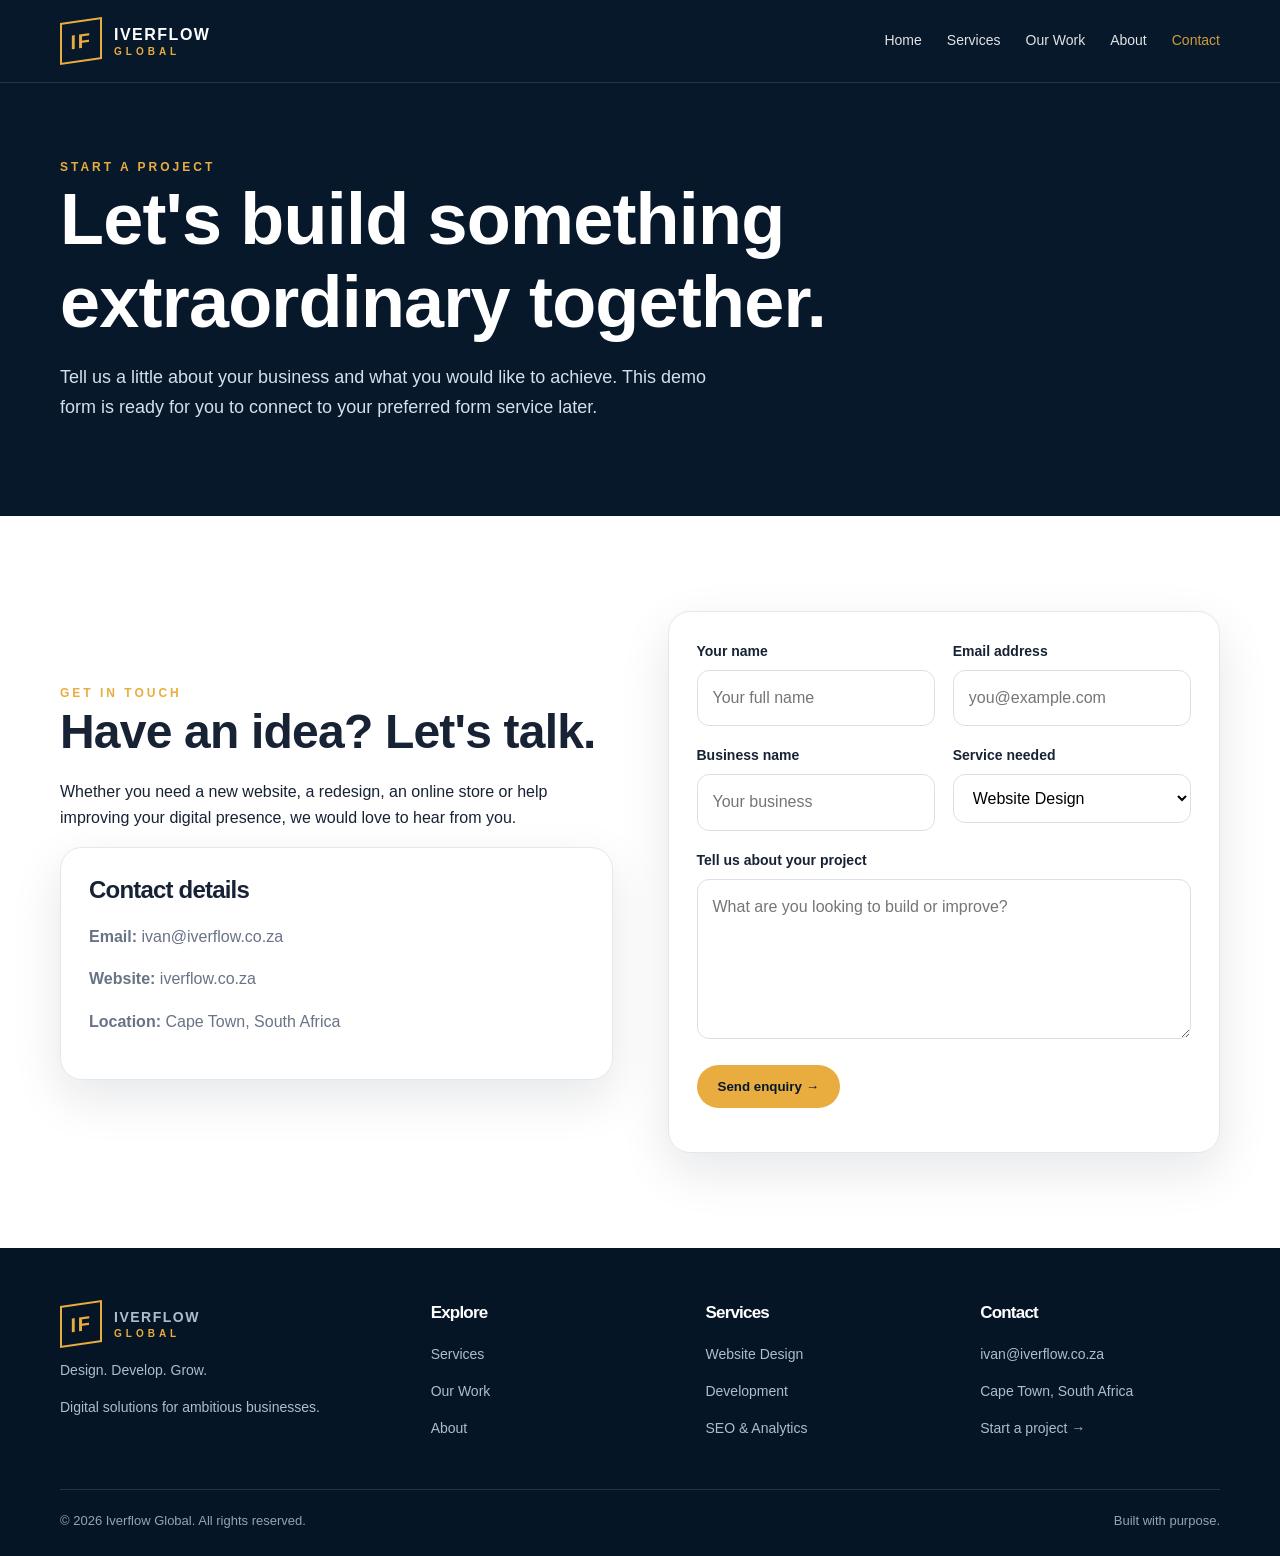
<file: contact.html>
<!doctype html>
<html lang="en"><head><meta charset="utf-8"><meta name="viewport" content="width=device-width,initial-scale=1"><title>Contact | Iverflow Global</title><meta name="description" content="Iverflow Global — digital solutions that drive real growth."><link rel="stylesheet" href="styles.css"></head>
<body><header class="site-header"><div class="container navbar"><a class="logo" href="index.html"><div class="logo-mark">IF</div><div><span>IVERFLOW</span><small>GLOBAL</small></div></a><button class="menu-btn" aria-label="Open navigation">☰</button><nav class="nav-links"><a class="" href="index.html">Home</a><a class="" href="services.html">Services</a><a class="" href="work.html">Our Work</a><a class="" href="about.html">About</a><a class="active" href="contact.html">Contact</a></nav></div></header>
<section class="page-hero"><div class="container"><div class="eyebrow">Start a project</div><h1>Let's build something extraordinary together.</h1><p>Tell us a little about your business and what you would like to achieve. This demo form is ready for you to connect to your preferred form service later.</p></div></section>
<section class="section"><div class="container split"><div><div class="eyebrow">Get in touch</div><h2>Have an idea? Let's talk.</h2><p>Whether you need a new website, a redesign, an online store or help improving your digital presence, we would love to hear from you.</p><div class="card"><h3>Contact details</h3><p><strong>Email:</strong> ivan@iverflow.co.za</p><p><strong>Website:</strong> iverflow.co.za</p><p><strong>Location:</strong> Cape Town, South Africa</p></div></div>
<form id="contact-form" class="card"><div class="form-grid"><div><label for="name">Your name</label><input id="name" name="name" required placeholder="Your full name"></div><div><label for="email">Email address</label><input id="email" name="email" type="email" required placeholder="you@example.com"></div><div><label for="company">Business name</label><input id="company" name="company" placeholder="Your business"></div><div><label for="service">Service needed</label><select id="service" name="service"><option>Website Design</option><option>Website Development</option><option>E-commerce</option><option>Digital Marketing</option><option>SEO & Analytics</option><option>Other</option></select></div><div class="full"><label for="message">Tell us about your project</label><textarea id="message" name="message" required placeholder="What are you looking to build or improve?"></textarea></div><div class="full"><button class="btn btn-primary" type="submit">Send enquiry →</button><p id="form-message" aria-live="polite"></p></div></div></form></div></section>
<footer class="site-footer"><div class="container"><div class="footer-grid"><div><a class="logo" href="index.html"><div class="logo-mark">IF</div><div><span>IVERFLOW</span><small>GLOBAL</small></div></a><p>Design. Develop. Grow.</p><p>Digital solutions for ambitious businesses.</p></div><div><h3>Explore</h3><p><a href="services.html">Services</a></p><p><a href="work.html">Our Work</a></p><p><a href="about.html">About</a></p></div><div><h3>Services</h3><p><a href="services.html">Website Design</a></p><p><a href="services.html">Development</a></p><p><a href="services.html">SEO & Analytics</a></p></div><div><h3>Contact</h3><p><a href="mailto:ivan@iverflow.co.za">ivan@iverflow.co.za</a></p><p>Cape Town, South Africa</p><p><a href="contact.html">Start a project →</a></p></div></div><div class="footer-bottom"><span>© <span data-year></span> Iverflow Global. All rights reserved.</span><span>Built with purpose.</span></div></div></footer><script src="script.js"></script></body></html>
</file>
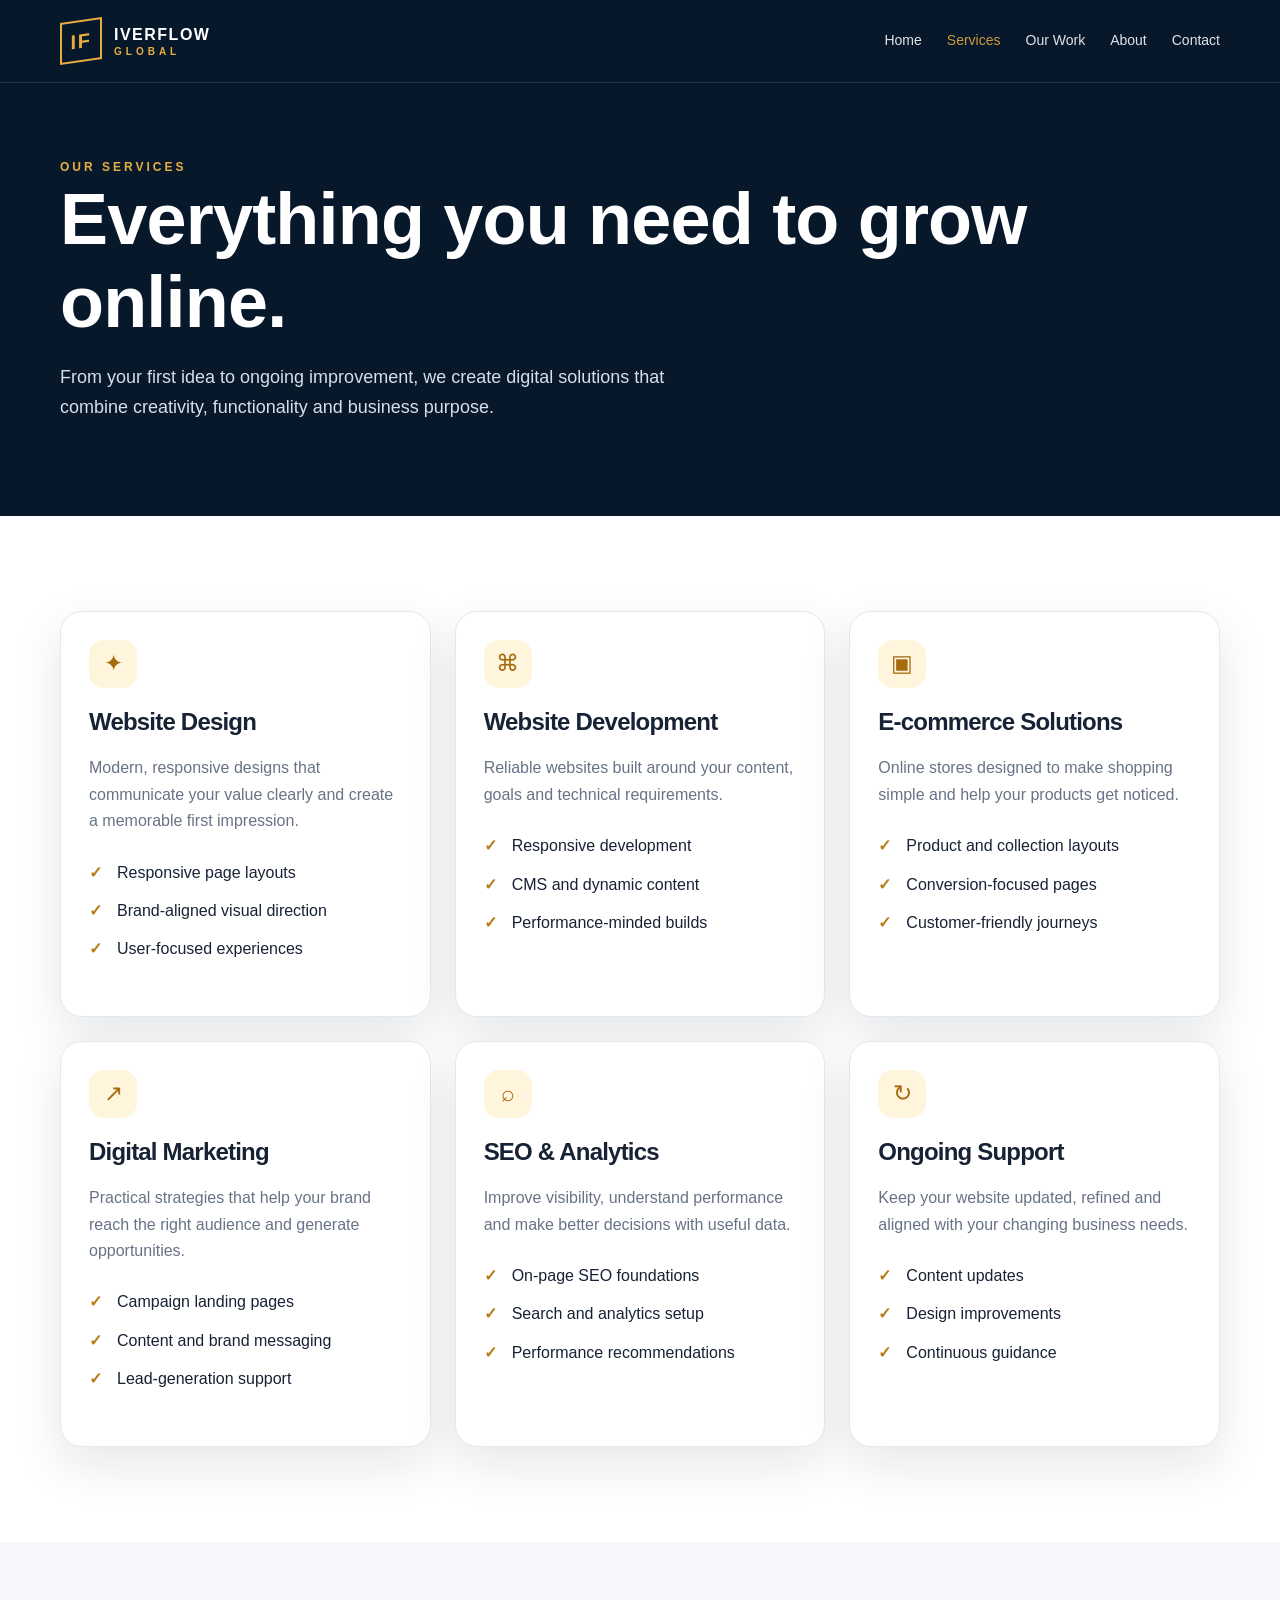
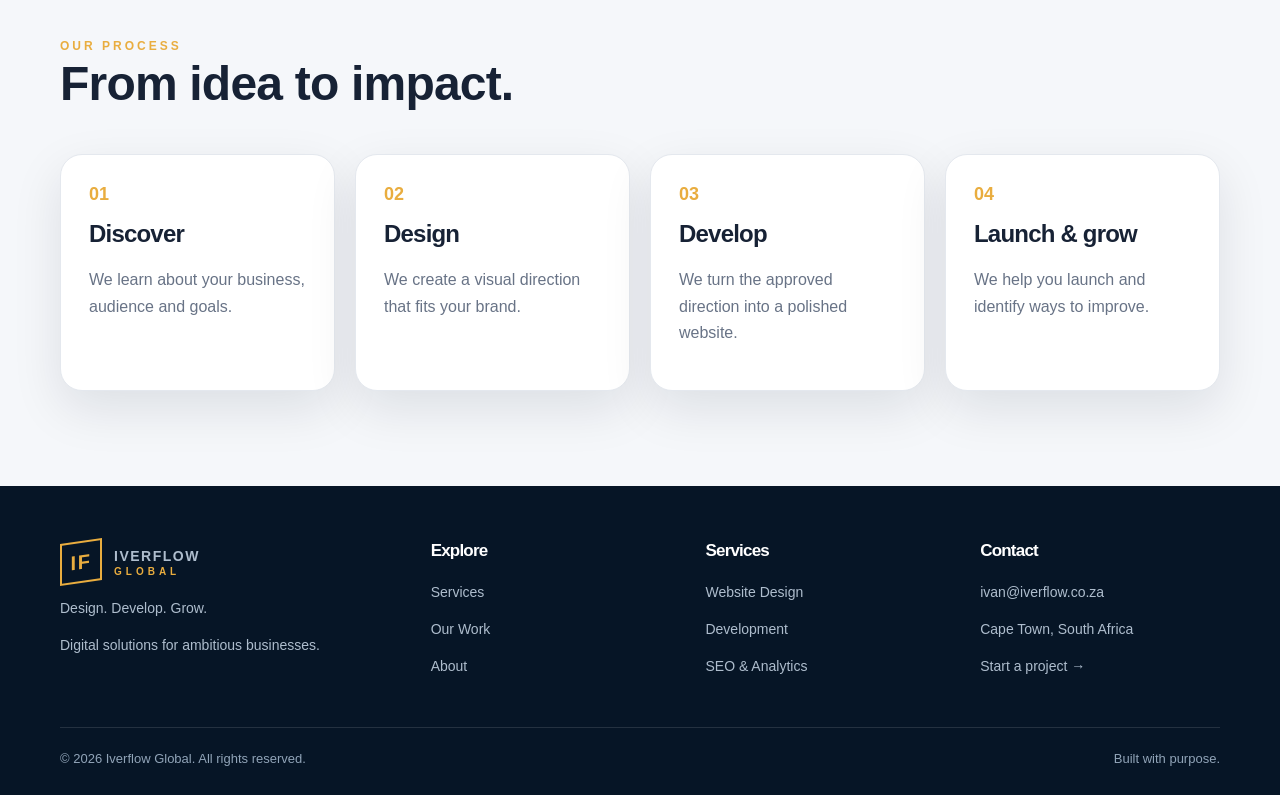
<file: services.html>
<!doctype html>
<html lang="en"><head><meta charset="utf-8"><meta name="viewport" content="width=device-width,initial-scale=1"><title>Services | Iverflow Global</title><meta name="description" content="Iverflow Global — digital solutions that drive real growth."><link rel="stylesheet" href="styles.css"></head>
<body><header class="site-header"><div class="container navbar"><a class="logo" href="index.html"><div class="logo-mark">IF</div><div><span>IVERFLOW</span><small>GLOBAL</small></div></a><button class="menu-btn" aria-label="Open navigation">☰</button><nav class="nav-links"><a class="" href="index.html">Home</a><a class="active" href="services.html">Services</a><a class="" href="work.html">Our Work</a><a class="" href="about.html">About</a><a class="" href="contact.html">Contact</a></nav></div></header>
<section class="page-hero"><div class="container"><div class="eyebrow">Our services</div><h1>Everything you need to grow online.</h1><p>From your first idea to ongoing improvement, we create digital solutions that combine creativity, functionality and business purpose.</p></div></section>
<section class="section"><div class="container"><div class="grid-3">
<div class="card"><div class="icon">✦</div><h3>Website Design</h3><p>Modern, responsive designs that communicate your value clearly and create a memorable first impression.</p><ul class="check-list"><li>Responsive page layouts</li><li>Brand-aligned visual direction</li><li>User-focused experiences</li></ul></div>
<div class="card"><div class="icon">⌘</div><h3>Website Development</h3><p>Reliable websites built around your content, goals and technical requirements.</p><ul class="check-list"><li>Responsive development</li><li>CMS and dynamic content</li><li>Performance-minded builds</li></ul></div>
<div class="card"><div class="icon">▣</div><h3>E-commerce Solutions</h3><p>Online stores designed to make shopping simple and help your products get noticed.</p><ul class="check-list"><li>Product and collection layouts</li><li>Conversion-focused pages</li><li>Customer-friendly journeys</li></ul></div>
<div class="card"><div class="icon">↗</div><h3>Digital Marketing</h3><p>Practical strategies that help your brand reach the right audience and generate opportunities.</p><ul class="check-list"><li>Campaign landing pages</li><li>Content and brand messaging</li><li>Lead-generation support</li></ul></div>
<div class="card"><div class="icon">⌕</div><h3>SEO & Analytics</h3><p>Improve visibility, understand performance and make better decisions with useful data.</p><ul class="check-list"><li>On-page SEO foundations</li><li>Search and analytics setup</li><li>Performance recommendations</li></ul></div>
<div class="card"><div class="icon">↻</div><h3>Ongoing Support</h3><p>Keep your website updated, refined and aligned with your changing business needs.</p><ul class="check-list"><li>Content updates</li><li>Design improvements</li><li>Continuous guidance</li></ul></div>
</div></div></section>
<section class="section section-light"><div class="container"><div class="section-heading"><div class="eyebrow">Our process</div><h2>From idea to impact.</h2></div><div class="grid-4 process"><div class="card"><h3>Discover</h3><p>We learn about your business, audience and goals.</p></div><div class="card"><h3>Design</h3><p>We create a visual direction that fits your brand.</p></div><div class="card"><h3>Develop</h3><p>We turn the approved direction into a polished website.</p></div><div class="card"><h3>Launch & grow</h3><p>We help you launch and identify ways to improve.</p></div></div></div></section>
<footer class="site-footer"><div class="container"><div class="footer-grid"><div><a class="logo" href="index.html"><div class="logo-mark">IF</div><div><span>IVERFLOW</span><small>GLOBAL</small></div></a><p>Design. Develop. Grow.</p><p>Digital solutions for ambitious businesses.</p></div><div><h3>Explore</h3><p><a href="services.html">Services</a></p><p><a href="work.html">Our Work</a></p><p><a href="about.html">About</a></p></div><div><h3>Services</h3><p><a href="services.html">Website Design</a></p><p><a href="services.html">Development</a></p><p><a href="services.html">SEO & Analytics</a></p></div><div><h3>Contact</h3><p><a href="mailto:ivan@iverflow.co.za">ivan@iverflow.co.za</a></p><p>Cape Town, South Africa</p><p><a href="contact.html">Start a project →</a></p></div></div><div class="footer-bottom"><span>© <span data-year></span> Iverflow Global. All rights reserved.</span><span>Built with purpose.</span></div></div></footer><script src="script.js"></script></body></html>
</file>
<file: styles.css>
:root{
  --navy:#07182b;
  --navy-2:#0d2742;
  --gold:#e9ad3f;
  --gold-2:#ffc85d;
  --ink:#172235;
  --muted:#687386;
  --light:#f5f7fa;
  --white:#fff;
  --line:#e4e8ee;
  --radius:22px;
  --shadow:0 18px 50px rgba(7,24,43,.10);
}
*{box-sizing:border-box}
html{scroll-behavior:smooth}
body{margin:0;font-family:Inter,Arial,sans-serif;color:var(--ink);background:#fff;line-height:1.65}
a{text-decoration:none;color:inherit}
img{max-width:100%;display:block}
.container{width:min(1160px,92%);margin:auto}
.site-header{background:var(--navy);color:#fff;position:sticky;top:0;z-index:20;border-bottom:1px solid rgba(255,255,255,.12)}
.navbar{display:flex;align-items:center;justify-content:space-between;gap:24px;min-height:82px}
.logo{display:flex;align-items:center;gap:12px;font-weight:800;letter-spacing:1.5px}
.logo-mark{width:42px;height:42px;display:grid;place-items:center;border:2px solid var(--gold);color:var(--gold);font-weight:900;font-size:20px;transform:skewY(-8deg)}
.logo span{display:block}
.logo small{display:block;color:var(--gold);font-size:10px;letter-spacing:4px;margin-top:-4px}
.nav-links{display:flex;align-items:center;gap:25px;font-size:14px}
.nav-links a{opacity:.88}
.nav-links a:hover,.nav-links a.active{color:var(--gold)}
.menu-btn{display:none;background:none;border:1px solid rgba(255,255,255,.3);color:#fff;border-radius:8px;padding:8px 11px}
.btn{display:inline-flex;align-items:center;justify-content:center;gap:8px;padding:13px 20px;border-radius:999px;font-weight:700;border:1px solid transparent;cursor:pointer;transition:.2s}
.btn-primary{background:var(--gold);color:var(--navy)}
.btn-primary:hover{background:var(--gold-2);transform:translateY(-2px)}
.btn-outline{border-color:rgba(255,255,255,.4);color:#fff}
.btn-outline:hover{border-color:var(--gold);color:var(--gold)}
.btn-dark{background:var(--navy);color:#fff}
.btn-dark:hover{background:var(--navy-2)}
.hero{background:linear-gradient(120deg,var(--navy),#102e4b);color:#fff;padding:100px 0 90px;position:relative;overflow:hidden}
.hero:after{content:"";position:absolute;width:520px;height:520px;border:1px solid rgba(233,173,63,.2);border-radius:50%;right:-180px;top:-170px;box-shadow:0 0 0 60px rgba(233,173,63,.03),0 0 0 120px rgba(233,173,63,.025)}
.hero-grid{display:grid;grid-template-columns:1.05fr .95fr;gap:55px;align-items:center;position:relative;z-index:1}
.eyebrow{color:var(--gold);text-transform:uppercase;letter-spacing:3px;font-size:12px;font-weight:800}
h1,h2,h3{line-height:1.15;margin:0 0 20px;letter-spacing:-.8px}
h1{font-size:clamp(42px,6vw,72px)}
h2{font-size:clamp(32px,4vw,48px)}
h3{font-size:24px}
.hero p{font-size:18px;color:#d5dfeb;max-width:580px}
.actions{display:flex;gap:12px;flex-wrap:wrap;margin-top:30px}
.hero-image{border-radius:26px;overflow:hidden;border:1px solid rgba(255,255,255,.22);box-shadow:0 25px 70px rgba(0,0,0,.3);transform:rotate(2deg)}
.section{padding:95px 0}
.section-light{background:var(--light)}
.section-heading{max-width:680px;margin-bottom:42px}
.section-heading p{color:var(--muted);font-size:17px}
.grid-3{display:grid;grid-template-columns:repeat(3,1fr);gap:24px}
.grid-4{display:grid;grid-template-columns:repeat(4,1fr);gap:20px}
.card{background:#fff;border:1px solid var(--line);border-radius:var(--radius);padding:28px;box-shadow:var(--shadow)}
.card p{color:var(--muted)}
.icon{width:48px;height:48px;border-radius:15px;background:#fff4dc;color:#a56b0c;display:grid;place-items:center;font-size:23px;margin-bottom:20px}
.service-card{transition:.2s}
.service-card:hover{transform:translateY(-6px)}
.stats{background:var(--navy);color:#fff;border-radius:28px;padding:38px;display:grid;grid-template-columns:repeat(4,1fr);gap:20px}
.stat strong{font-size:35px;color:var(--gold);display:block}
.stat span{color:#d2dbe5}
.portfolio-card{overflow:hidden;padding:0}
.portfolio-card img{aspect-ratio:16/10;object-fit:cover}
.portfolio-content{padding:24px}
.tag{display:inline-block;color:#98630e;background:#fff1d3;padding:5px 10px;border-radius:999px;font-size:12px;font-weight:800}
.page-hero{background:var(--navy);color:#fff;padding:75px 0}
.page-hero p{color:#d5dfeb;max-width:650px;font-size:18px}
.split{display:grid;grid-template-columns:1fr 1fr;gap:55px;align-items:center}
.split img{border-radius:25px;box-shadow:var(--shadow)}
.check-list{padding:0;margin:25px 0;list-style:none}
.check-list li{margin:12px 0;padding-left:28px;position:relative}
.check-list li:before{content:"✓";position:absolute;left:0;color:#b77b17;font-weight:900}
.process{counter-reset:step}
.process .card{position:relative;padding-top:65px}
.process .card:before{counter-increment:step;content:"0" counter(step);position:absolute;top:25px;left:28px;color:var(--gold);font-weight:900;font-size:18px}
.cta{background:linear-gradient(120deg,#102e4b,var(--navy));color:#fff;border-radius:28px;padding:55px;display:flex;align-items:center;justify-content:space-between;gap:30px}
.cta p{color:#d5dfeb}
.form-grid{display:grid;grid-template-columns:1fr 1fr;gap:18px}
label{display:block;font-weight:700;font-size:14px;margin-bottom:7px}
input,textarea,select{width:100%;padding:14px 15px;border:1px solid #d9e0e8;border-radius:12px;font:inherit;background:#fff}
textarea{min-height:160px;resize:vertical}
.full{grid-column:1/-1}
.site-footer{background:#061526;color:#d5dfeb;padding:55px 0 25px}
.footer-grid{display:grid;grid-template-columns:1.4fr 1fr 1fr 1fr;gap:35px}
.site-footer h3{color:#fff;font-size:17px}
.site-footer p,.site-footer a{color:#aebdcd;font-size:14px}
.site-footer a:hover{color:var(--gold)}
.footer-bottom{border-top:1px solid rgba(255,255,255,.12);margin-top:35px;padding-top:20px;font-size:13px;color:#91a4b8;display:flex;justify-content:space-between;gap:20px;flex-wrap:wrap}
@media(max-width:900px){
  .nav-links{display:none;position:absolute;top:82px;left:0;right:0;background:var(--navy);padding:22px 4%;flex-direction:column;align-items:flex-start}
  .nav-links.open{display:flex}
  .menu-btn{display:block}
  .hero-grid,.split{grid-template-columns:1fr}
  .hero{padding:70px 0}
  .grid-4{grid-template-columns:repeat(2,1fr)}
  .footer-grid{grid-template-columns:repeat(2,1fr)}
}
@media(max-width:600px){
  .section{padding:65px 0}
  .grid-3,.grid-4,.stats,.form-grid{grid-template-columns:1fr}
  .cta{padding:32px;display:block}
  .cta .actions{margin-top:20px}
  .footer-grid{grid-template-columns:1fr}
  h1{font-size:44px}
}
</file>
